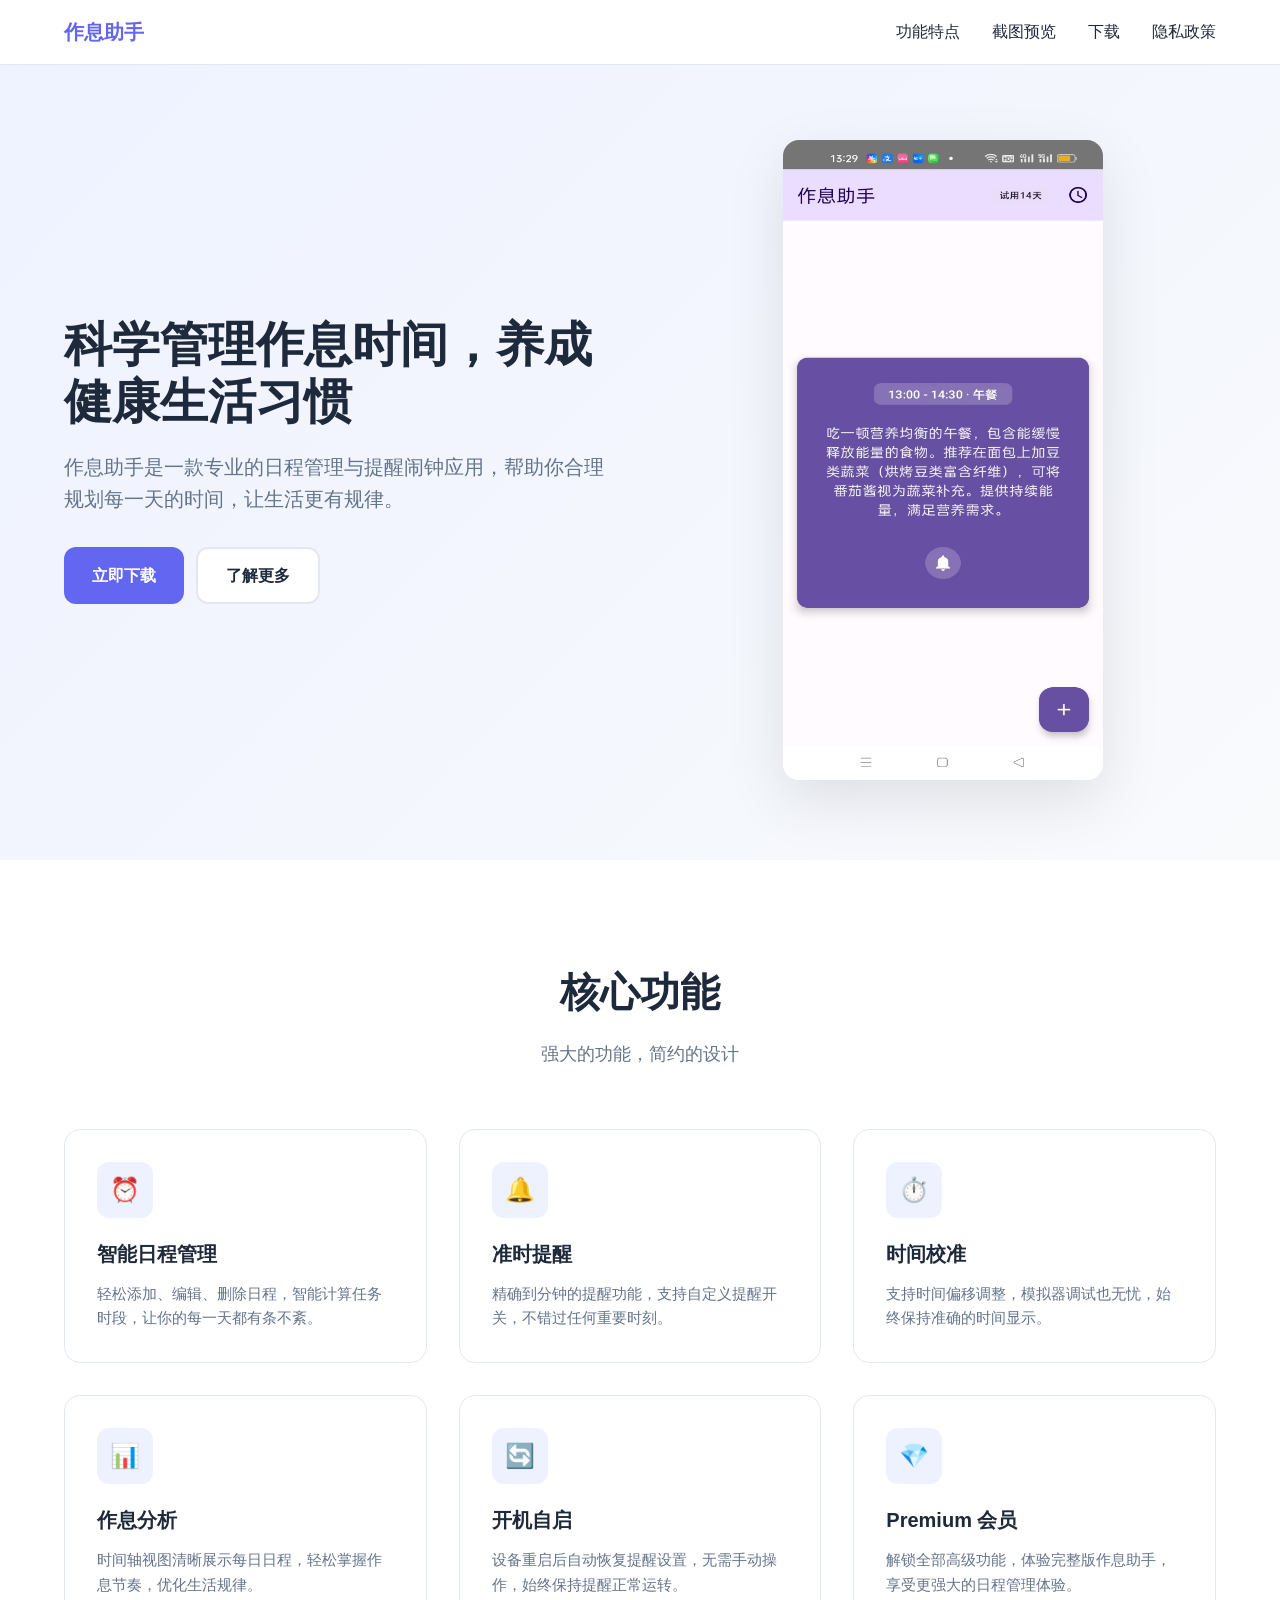
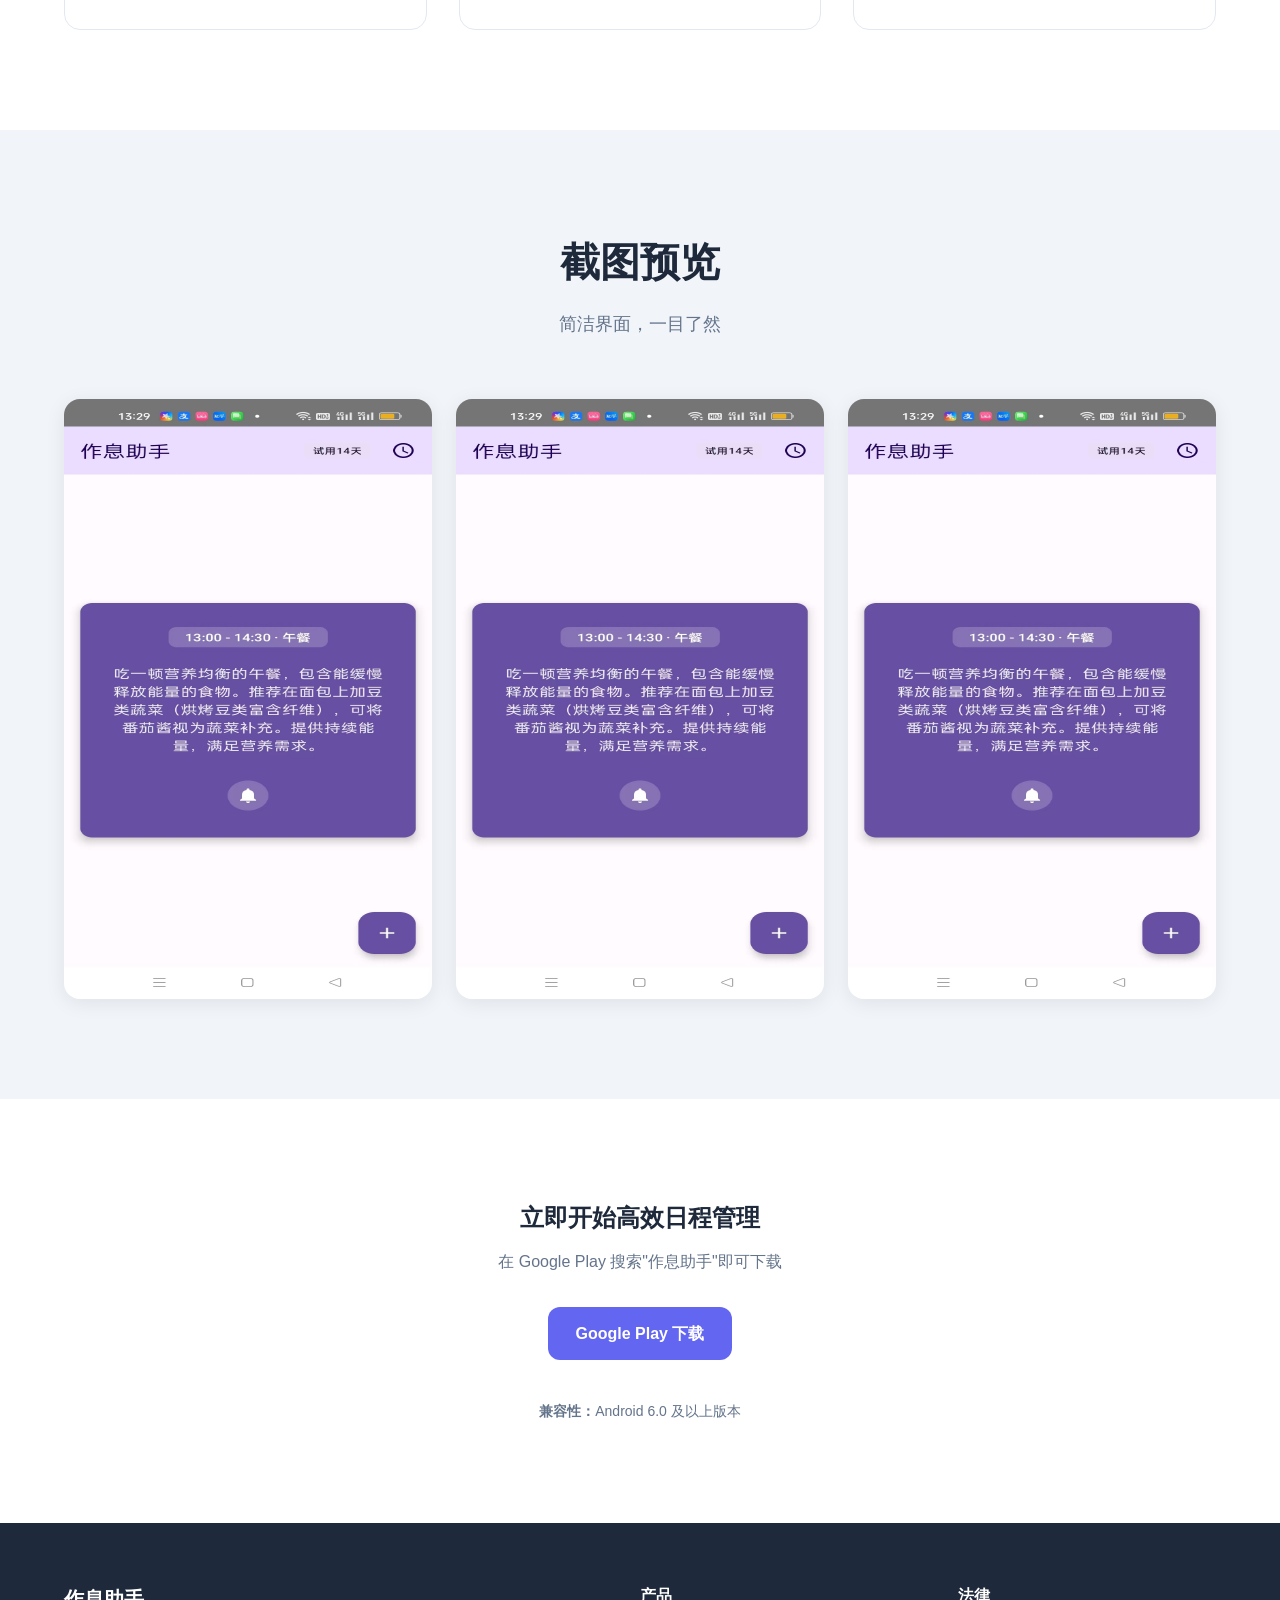
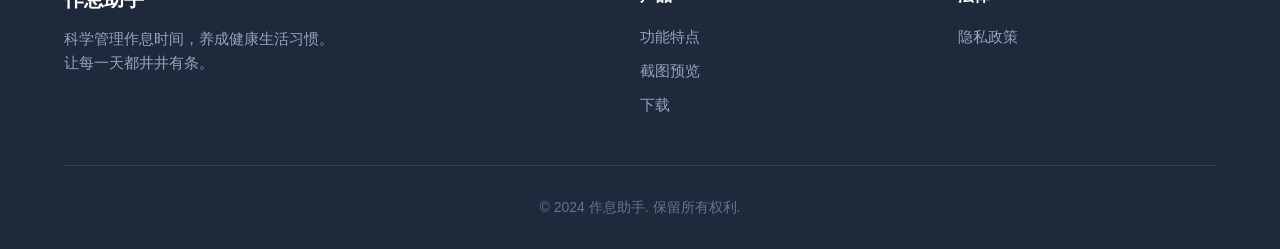
<file: index.html>
<!DOCTYPE html>
<html lang="zh-CN">
<head>
    <meta charset="UTF-8">
    <meta name="viewport" content="width=device-width, initial-scale=1.0">
    <meta http-equiv="X-UA-Compatible" content="IE=edge">

    <!-- Primary SEO -->
    <title>作息助手 - 智能日程管理与提醒闹钟App | 作息助手下载</title>
    <meta name="description" content="作息助手是一款专业的日程管理与提醒闹钟应用，帮助你科学规划作息时间，养成健康生活习惯。支持智能提醒、时间校准、作息分析，适用于睡眠管理、健身计划、工作日程等多种场景。">
    <meta name="keywords" content="作息助手,日程管理,提醒闹钟,时间管理,作息时间,健康生活,习惯养成,睡眠管理,健身计划">
    <meta name="author" content="作息助手">
    <meta name="robots" content="index, follow">

    <!-- Canonical URL -->
    <link rel="canonical" href="https://scheduleassistant.app/">

    <!-- Open Graph / Facebook -->
    <meta property="og:type" content="website">
    <meta property="og:url" content="https://scheduleassistant.app/">
    <meta property="og:title" content="作息助手 - 智能日程管理与提醒闹钟App">
    <meta property="og:description" content="科学规划作息时间，养成健康生活习惯。智能提醒、时间校准、作息分析，轻松管理你的每日日程。">
    <meta property="og:image" content="https://scheduleassistant.app/assets/images/og-image.png">
    <meta property="og:locale" content="zh_CN">

    <!-- Twitter Cards -->
    <meta name="twitter:card" content="summary_large_image">
    <meta name="twitter:url" content="https://scheduleassistant.app/">
    <meta name="twitter:title" content="作息助手 - 智能日程管理与提醒闹钟App">
    <meta name="twitter:description" content="科学规划作息时间，养成健康生活习惯。智能提醒、时间校准、作息分析，轻松管理你的每日日程。">
    <meta name="twitter:image" content="https://scheduleassistant.app/assets/images/og-image.png">

    <!-- Favicon -->
    <link rel="icon" type="image/png" href="/assets/images/icon.png">
    <link rel="apple-touch-icon" href="/assets/images/icon.png">

    <!-- Preconnect to Google Fonts -->
    <link rel="preconnect" href="https://fonts.googleapis.com">
    <link rel="preconnect" href="https://fonts.gstatic.com" crossorigin>

    <!-- Stylesheet -->
    <link rel="stylesheet" href="/assets/css/style.css">

    <!-- JSON-LD Structured Data -->
    <script type="application/ld+json">
    {
        "@context": "https://schema.org",
        "@type": "SoftwareApplication",
        "name": "作息助手",
        "alternateName": "Schedule Assistant",
        "description": "一款专业的日程管理与提醒闹钟应用，帮助用户科学规划作息时间，养成健康生活习惯。",
        "url": "https://scheduleassistant.app/",
        "applicationCategory": "LifestyleApplication",
        "operatingSystem": "Android",
        "offers": {
            "@type": "Offer",
            "price": "0",
            "priceCurrency": "CNY"
        },
        "aggregateRating": {
            "@type": "AggregateRating",
            "ratingValue": "4.8",
            "ratingCount": "12500"
        },
        "screenshot": "https://scheduleassistant.app/assets/images/screenshot-1.png"
    }
    </script>

    <script type="application/ld+json">
    {
        "@context": "https://schema.org",
        "@type": "WebSite",
        "name": "作息助手官网",
        "url": "https://scheduleassistant.app/",
        "potentialAction": {
            "@type": "SearchAction",
            "target": "https://scheduleassistant.app/?q={search_term_string}",
            "query-input": "required name=search_term_string"
        }
    }
    </script>

    <script type="application/ld+json">
    {
        "@context": "https://schema.org",
        "@type": "FAQPage",
        "mainEntity": [{
            "@type": "Question",
            "name": "作息助手是什么？",
            "acceptedAnswer": {
                "@type": "Answer",
                "text": "作息助手是一款智能日程管理与提醒闹钟应用，帮助用户规划每日的作息时间，设置重要事项提醒，养成健康的生活习惯。"
            }
        }, {
            "@type": "Question",
            "name": "作息助手支持哪些功能？",
            "acceptedAnswer": {
                "@type": "Answer",
                "text": "支持日程添加与编辑、智能提醒、时间校准、作息分析、开机自动重排提醒等功能。"
            }
        }, {
            "@type": "Question",
            "name": "作息助手是免费的吗？",
            "acceptedAnswer": {
                "@type": "Answer",
                "text": "作息助手提供免费试用期，功能完整。试用期结束后可选择购买 Premium 解锁全部功能。"
            }
        }]
    }
    </script>
</head>
<body>
    <!-- Navigation -->
    <nav>
        <div class="container">
            <a href="/" class="logo">作息助手</a>
            <ul class="nav-links">
                <li><a href="#features">功能特点</a></li>
                <li><a href="#screenshots">截图预览</a></li>
                <li><a href="#download">下载</a></li>
                <li><a href="/privacy.html">隐私政策</a></li>
            </ul>
        </div>
    </nav>

    <!-- Hero Section -->
    <header class="hero">
        <div class="container">
            <div class="hero-content">
                <div class="hero-text">
                    <h1>科学管理作息时间，养成健康生活习惯</h1>
                    <p>作息助手是一款专业的日程管理与提醒闹钟应用，帮助你合理规划每一天的时间，让生活更有规律。</p>
                    <div style="display: flex; gap: 12px; flex-wrap: wrap;">
                        <a href="#download" class="btn btn-primary">
                            <span>立即下载</span>
                        </a>
                        <a href="#features" class="btn btn-secondary">
                            <span>了解更多</span>
                        </a>
                    </div>
                </div>
                <div class="hero-image">
                    <img src="/assets/images/screenshot-1.png" alt="作息助手 App 预览界面" width="320" height="640" loading="eager">
                </div>
            </div>
        </div>
    </header>

    <!-- Features Section -->
    <section id="features" class="features">
        <div class="container">
            <div class="section-title">
                <h2>核心功能</h2>
                <p>强大的功能，简约的设计</p>
            </div>
            <div class="features-grid">
                <article class="feature-card">
                    <div class="feature-icon">⏰</div>
                    <h3>智能日程管理</h3>
                    <p>轻松添加、编辑、删除日程，智能计算任务时段，让你的每一天都有条不紊。</p>
                </article>
                <article class="feature-card">
                    <div class="feature-icon">🔔</div>
                    <h3>准时提醒</h3>
                    <p>精确到分钟的提醒功能，支持自定义提醒开关，不错过任何重要时刻。</p>
                </article>
                <article class="feature-card">
                    <div class="feature-icon">⏱️</div>
                    <h3>时间校准</h3>
                    <p>支持时间偏移调整，模拟器调试也无忧，始终保持准确的时间显示。</p>
                </article>
                <article class="feature-card">
                    <div class="feature-icon">📊</div>
                    <h3>作息分析</h3>
                    <p>时间轴视图清晰展示每日日程，轻松掌握作息节奏，优化生活规律。</p>
                </article>
                <article class="feature-card">
                    <div class="feature-icon">🔄</div>
                    <h3>开机自启</h3>
                    <p>设备重启后自动恢复提醒设置，无需手动操作，始终保持提醒正常运转。</p>
                </article>
                <article class="feature-card">
                    <div class="feature-icon">💎</div>
                    <h3>Premium 会员</h3>
                    <p>解锁全部高级功能，体验完整版作息助手，享受更强大的日程管理体验。</p>
                </article>
            </div>
        </div>
    </section>

    <!-- Screenshots Section -->
    <section id="screenshots" class="screenshots">
        <div class="container">
            <div class="section-title">
                <h2>截图预览</h2>
                <p>简洁界面，一目了然</p>
            </div>
            <div class="screenshots-grid">
                <div class="screenshot-card">
                    <img src="/assets/images/screenshot-1.png" alt="作息助手主界面截图 - 日程时间轴展示" width="300" height="600" loading="lazy">
                </div>
                <div class="screenshot-card">
                    <img src="/assets/images/screenshot-2.png" alt="作息助手添加日程截图 - 简单易用的添加界面" width="300" height="600" loading="lazy">
                </div>
                <div class="screenshot-card">
                    <img src="/assets/images/screenshot-3.png" alt="作息助手提醒设置截图 - 灵活的提醒配置" width="300" height="600" loading="lazy">
                </div>
            </div>
        </div>
    </section>

    <!-- Download Section -->
    <section id="download" class="download">
        <div class="container">
            <h2>立即开始高效日程管理</h2>
            <p style="color: var(--text-light); margin-top: 12px;">在 Google Play 搜索"作息助手"即可下载</p>
            <div class="download-buttons">
                <a href="https://play.google.com/store/apps/details?id=com.scheduleassistant.app" class="btn btn-primary" target="_blank" rel="noopener">
                    <span>Google Play 下载</span>
                </a>
            </div>
            <p style="margin-top: 40px; color: var(--text-light); font-size: 0.875rem;">
                <strong>兼容性：</strong>Android 6.0 及以上版本
            </p>
        </div>
    </section>

    <!-- Footer -->
    <footer>
        <div class="container">
            <div class="footer-content">
                <div class="footer-brand">
                    <h3>作息助手</h3>
                    <p>科学管理作息时间，养成健康生活习惯。<br>让每一天都井井有条。</p>
                </div>
                <div class="footer-links">
                    <h4>产品</h4>
                    <ul>
                        <li><a href="#features">功能特点</a></li>
                        <li><a href="#screenshots">截图预览</a></li>
                        <li><a href="#download">下载</a></li>
                    </ul>
                </div>
                <div class="footer-links">
                    <h4>法律</h4>
                    <ul>
                        <li><a href="/privacy.html">隐私政策</a></li>
                    </ul>
                </div>
            </div>
            <div class="footer-bottom">
                <p>&copy; 2024 作息助手. 保留所有权利.</p>
            </div>
        </div>
    </footer>

    <!-- Lazy Load Images JS -->
    <script src="/assets/js/main.js"></script>
</body>
</html>
</file>
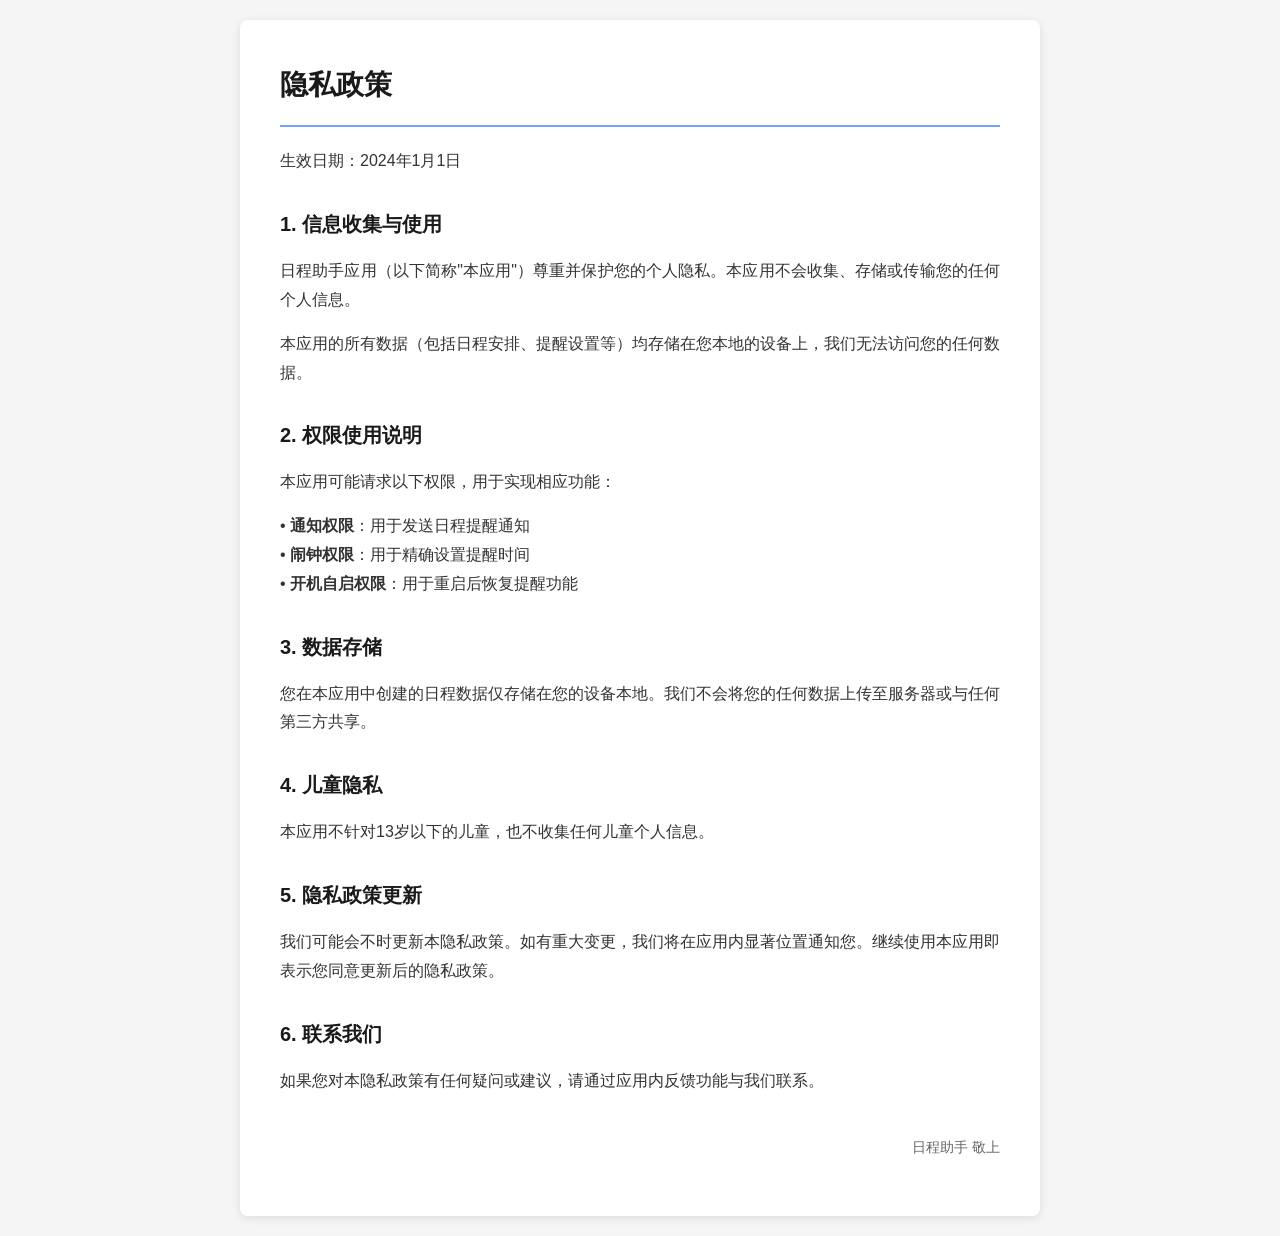
<file: privacy-policy.html>
<!DOCTYPE html>
<html lang="zh-CN">
<head>
    <meta charset="UTF-8">
    <meta name="viewport" content="width=device-width, initial-scale=1.0">
    <title>隐私政策 - 日程助手</title>
    <style>
        * { margin: 0; padding: 0; box-sizing: border-box; }
        body {
            font-family: -apple-system, BlinkMacSystemFont, "Segoe UI", Roboto, "Helvetica Neue", Arial, sans-serif;
            line-height: 1.8;
            color: #333;
            background: #f5f5f5;
            padding: 20px;
        }
        .container {
            max-width: 800px;
            margin: 0 auto;
            background: #fff;
            padding: 40px;
            border-radius: 8px;
            box-shadow: 0 2px 10px rgba(0,0,0,0.1);
        }
        h1 {
            font-size: 28px;
            margin-bottom: 20px;
            color: #1a1a1a;
            border-bottom: 2px solid #73A2FF;
            padding-bottom: 15px;
        }
        h2 {
            font-size: 20px;
            margin: 30px 0 15px;
            color: #1a1a1a;
        }
        p {
            margin-bottom: 15px;
            text-align: justify;
        }
        .update {
            color: #666;
            font-size: 14px;
            margin-top: 40px;
            text-align: right;
        }
        @media (max-width: 600px) {
            .container { padding: 20px; }
            h1 { font-size: 22px; }
            h2 { font-size: 18px; }
        }
    </style>
</head>
<body>
    <div class="container">
        <h1>隐私政策</h1>

        <p>生效日期：2024年1月1日</p>

        <h2>1. 信息收集与使用</h2>
        <p>日程助手应用（以下简称"本应用"）尊重并保护您的个人隐私。本应用不会收集、存储或传输您的任何个人信息。</p>
        <p>本应用的所有数据（包括日程安排、提醒设置等）均存储在您本地的设备上，我们无法访问您的任何数据。</p>

        <h2>2. 权限使用说明</h2>
        <p>本应用可能请求以下权限，用于实现相应功能：</p>
        <p>• <strong>通知权限</strong>：用于发送日程提醒通知<br>
        • <strong>闹钟权限</strong>：用于精确设置提醒时间<br>
        • <strong>开机自启权限</strong>：用于重启后恢复提醒功能</p>

        <h2>3. 数据存储</h2>
        <p>您在本应用中创建的日程数据仅存储在您的设备本地。我们不会将您的任何数据上传至服务器或与任何第三方共享。</p>

        <h2>4. 儿童隐私</h2>
        <p>本应用不针对13岁以下的儿童，也不收集任何儿童个人信息。</p>

        <h2>5. 隐私政策更新</h2>
        <p>我们可能会不时更新本隐私政策。如有重大变更，我们将在应用内显著位置通知您。继续使用本应用即表示您同意更新后的隐私政策。</p>

        <h2>6. 联系我们</h2>
        <p>如果您对本隐私政策有任何疑问或建议，请通过应用内反馈功能与我们联系。</p>

        <p class="update">日程助手 敬上</p>
    </div>
</body>
</html>
</file>
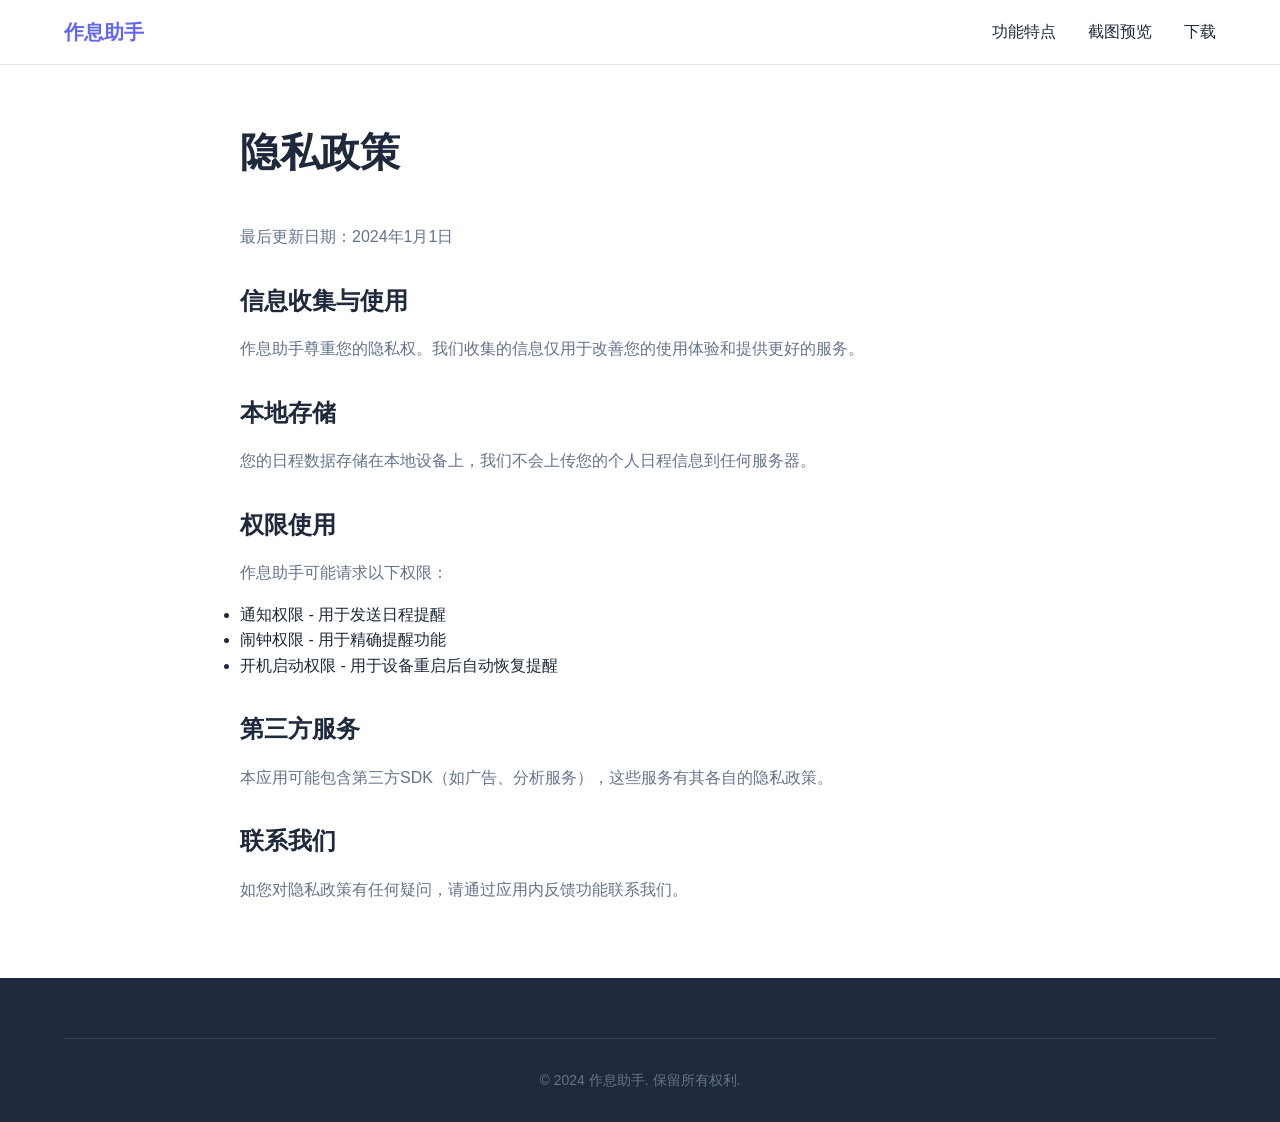
<file: privacy.html>
<!DOCTYPE html>
<html lang="zh-CN">
<head>
    <meta charset="UTF-8">
    <meta name="viewport" content="width=device-width, initial-scale=1.0">
    <title>隐私政策 - 作息助手</title>
    <meta name="description" content="作息助手隐私政策说明，了解我们如何收集、使用和保护您的个人信息。">
    <meta name="robots" content="noindex, follow">

    <link rel="canonical" href="https://scheduleassistant.app/privacy.html">
    <link rel="stylesheet" href="/assets/css/style.css">

    <script type="application/ld+json">
    {
        "@context": "https://schema.org",
        "@type": "WebPage",
        "name": "作息助手隐私政策",
        "url": "https://scheduleassistant.app/privacy.html"
    }
    </script>
</head>
<body>
    <nav>
        <div class="container">
            <a href="/" class="logo">作息助手</a>
            <ul class="nav-links">
                <li><a href="/#features">功能特点</a></li>
                <li><a href="/#screenshots">截图预览</a></li>
                <li><a href="/#download">下载</a></li>
            </ul>
        </div>
    </nav>

    <main class="privacy-content">
        <h1>隐私政策</h1>
        <p>最后更新日期：2024年1月1日</p>

        <h2>信息收集与使用</h2>
        <p>作息助手尊重您的隐私权。我们收集的信息仅用于改善您的使用体验和提供更好的服务。</p>

        <h2>本地存储</h2>
        <p>您的日程数据存储在本地设备上，我们不会上传您的个人日程信息到任何服务器。</p>

        <h2>权限使用</h2>
        <p>作息助手可能请求以下权限：
        <ul>
            <li>通知权限 - 用于发送日程提醒</li>
            <li>闹钟权限 - 用于精确提醒功能</li>
            <li>开机启动权限 - 用于设备重启后自动恢复提醒</li>
        </ul>
        </p>

        <h2>第三方服务</h2>
        <p>本应用可能包含第三方SDK（如广告、分析服务），这些服务有其各自的隐私政策。</p>

        <h2>联系我们</h2>
        <p>如您对隐私政策有任何疑问，请通过应用内反馈功能联系我们。</p>
    </main>

    <footer>
        <div class="container">
            <div class="footer-bottom">
                <p>&copy; 2024 作息助手. 保留所有权利.</p>
            </div>
        </div>
    </footer>
</body>
</html>
</file>
<file: assets/css/style.css>
/* 作息助手 - 营销官网样式 */
:root {
    --primary: #6366f1;
    --primary-dark: #4f46e5;
    --secondary: #f1f5f9;
    --text: #1e293b;
    --text-light: #64748b;
    --white: #ffffff;
    --accent: #22c55e;
}

* {
    margin: 0;
    padding: 0;
    box-sizing: border-box;
}

html {
    scroll-behavior: smooth;
}

body {
    font-family: -apple-system, BlinkMacSystemFont, 'Segoe UI', Roboto, 'Helvetica Neue', Arial, sans-serif;
    color: var(--text);
    line-height: 1.6;
    background: var(--white);
}

.container {
    max-width: 1200px;
    margin: 0 auto;
    padding: 0 24px;
}

/* Navigation */
nav {
    position: fixed;
    top: 0;
    left: 0;
    right: 0;
    background: rgba(255, 255, 255, 0.95);
    backdrop-filter: blur(10px);
    border-bottom: 1px solid #e2e8f0;
    z-index: 1000;
}

nav .container {
    display: flex;
    justify-content: space-between;
    align-items: center;
    height: 64px;
}

.logo {
    font-size: 1.25rem;
    font-weight: 700;
    color: var(--primary);
    text-decoration: none;
}

.nav-links {
    display: flex;
    gap: 32px;
    list-style: none;
}

.nav-links a {
    color: var(--text);
    text-decoration: none;
    font-weight: 500;
    transition: color 0.2s;
}

.nav-links a:hover {
    color: var(--primary);
}

/* Hero Section */
.hero {
    padding: 140px 0 80px;
    background: linear-gradient(135deg, #eef2ff 0%, #f8fafc 100%);
}

.hero-content {
    display: grid;
    grid-template-columns: 1fr 1fr;
    gap: 60px;
    align-items: center;
}

.hero h1 {
    font-size: 3rem;
    font-weight: 800;
    line-height: 1.2;
    margin-bottom: 20px;
    color: var(--text);
}

.hero p {
    font-size: 1.25rem;
    color: var(--text-light);
    margin-bottom: 32px;
}

.hero-image {
    display: flex;
    justify-content: center;
}

.hero-image img {
    max-width: 100%;
    border-radius: 16px;
    box-shadow: 0 20px 60px rgba(0, 0, 0, 0.1);
}

/* Buttons */
.btn {
    display: inline-flex;
    align-items: center;
    gap: 8px;
    padding: 14px 28px;
    border-radius: 12px;
    font-weight: 600;
    font-size: 1rem;
    text-decoration: none;
    transition: all 0.2s;
}

.btn-primary {
    background: var(--primary);
    color: var(--white);
}

.btn-primary:hover {
    background: var(--primary-dark);
    transform: translateY(-2px);
}

.btn-secondary {
    background: var(--white);
    color: var(--text);
    border: 2px solid #e2e8f0;
}

.btn-secondary:hover {
    border-color: var(--primary);
    color: var(--primary);
}

/* Features Section */
.features {
    padding: 100px 0;
}

.section-title {
    text-align: center;
    margin-bottom: 60px;
}

.section-title h2 {
    font-size: 2.5rem;
    font-weight: 700;
    margin-bottom: 16px;
}

.section-title p {
    font-size: 1.125rem;
    color: var(--text-light);
}

.features-grid {
    display: grid;
    grid-template-columns: repeat(3, 1fr);
    gap: 32px;
}

.feature-card {
    padding: 32px;
    border-radius: 16px;
    background: var(--white);
    border: 1px solid #e2e8f0;
    transition: all 0.2s;
}

.feature-card:hover {
    border-color: var(--primary);
    box-shadow: 0 10px 40px rgba(99, 102, 241, 0.1);
    transform: translateY(-4px);
}

.feature-icon {
    width: 56px;
    height: 56px;
    border-radius: 12px;
    background: #eef2ff;
    display: flex;
    align-items: center;
    justify-content: center;
    margin-bottom: 20px;
    font-size: 1.5rem;
}

.feature-card h3 {
    font-size: 1.25rem;
    font-weight: 600;
    margin-bottom: 12px;
}

.feature-card p {
    color: var(--text-light);
    font-size: 0.95rem;
}

/* Screenshots Section */
.screenshots {
    padding: 100px 0;
    background: var(--secondary);
}

.screenshots-grid {
    display: grid;
    grid-template-columns: repeat(3, 1fr);
    gap: 24px;
}

.screenshot-card {
    border-radius: 16px;
    overflow: hidden;
    box-shadow: 0 4px 20px rgba(0, 0, 0, 0.08);
    transition: transform 0.2s;
}

.screenshot-card:hover {
    transform: scale(1.02);
}

.screenshot-card img {
    width: 100%;
    display: block;
}

/* Download Section */
.download {
    padding: 100px 0;
    text-align: center;
}

.download-buttons {
    display: flex;
    justify-content: center;
    gap: 16px;
    margin-top: 32px;
}

/* Footer */
footer {
    background: var(--text);
    color: var(--white);
    padding: 60px 0 30px;
}

.footer-content {
    display: grid;
    grid-template-columns: 2fr 1fr 1fr;
    gap: 60px;
    margin-bottom: 40px;
}

.footer-brand h3 {
    font-size: 1.25rem;
    margin-bottom: 12px;
}

.footer-brand p {
    color: #94a3b8;
    font-size: 0.95rem;
}

.footer-links h4 {
    font-size: 1rem;
    margin-bottom: 16px;
}

.footer-links ul {
    list-style: none;
}

.footer-links li {
    margin-bottom: 8px;
}

.footer-links a {
    color: #94a3b8;
    text-decoration: none;
    font-size: 0.95rem;
    transition: color 0.2s;
}

.footer-links a:hover {
    color: var(--white);
}

.footer-bottom {
    border-top: 1px solid #334155;
    padding-top: 30px;
    text-align: center;
    color: #64748b;
    font-size: 0.875rem;
}

/* Privacy Page */
.privacy-content {
    padding: 120px 0 60px;
    max-width: 800px;
    margin: 0 auto;
}

.privacy-content h1 {
    font-size: 2.5rem;
    margin-bottom: 40px;
}

.privacy-content h2 {
    font-size: 1.5rem;
    margin: 32px 0 16px;
    color: var(--text);
}

.privacy-content p {
    margin-bottom: 16px;
    color: var(--text-light);
}

/* Responsive */
@media (max-width: 768px) {
    .hero-content {
        grid-template-columns: 1fr;
        text-align: center;
    }

    .hero h1 {
        font-size: 2rem;
    }

    .features-grid,
    .screenshots-grid {
        grid-template-columns: 1fr;
    }

    .footer-content {
        grid-template-columns: 1fr;
        gap: 32px;
    }

    .download-buttons {
        flex-direction: column;
        align-items: center;
    }

    .nav-links {
        display: none;
    }
}

/* Animations */
@keyframes fadeIn {
    from {
        opacity: 0;
        transform: translateY(20px);
    }
    to {
        opacity: 1;
        transform: translateY(0);
    }
}

.hero-content > * {
    animation: fadeIn 0.6s ease-out forwards;
}
</file>
